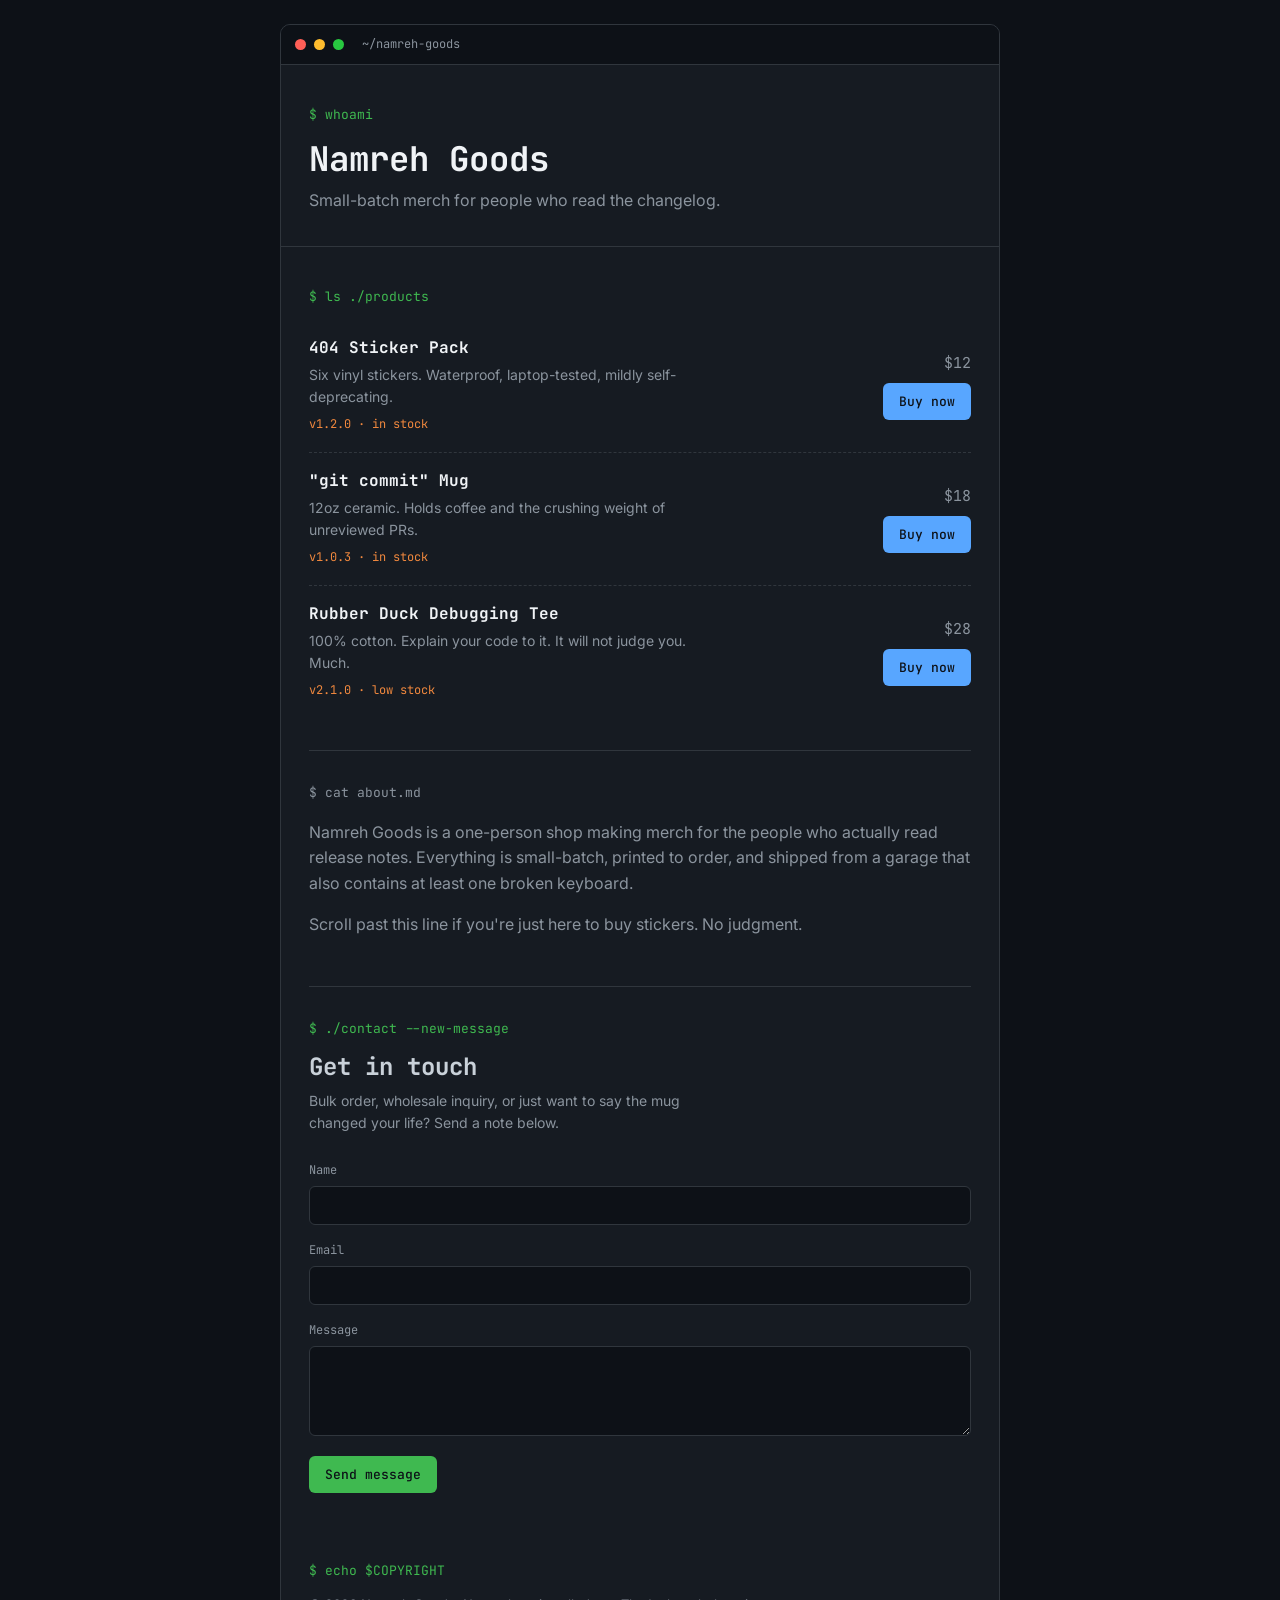
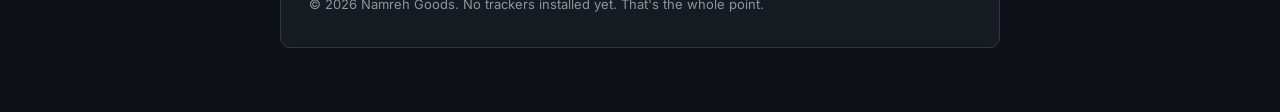
<file: index.html>
<!DOCTYPE html>
<html lang="en">

<head>
  <!-- Google Tag Manager -->
  <script>(function (w, d, s, l, i) {
      w[l] = w[l] || []; w[l].push({
        'gtm.start':
          new Date().getTime(), event: 'gtm.js'
      }); var f = d.getElementsByTagName(s)[0],
        j = d.createElement(s), dl = l != 'dataLayer' ? '&l=' + l : ''; j.async = true; j.src =
          'https://www.googletagmanager.com/gtm.js?id=' + i + dl; f.parentNode.insertBefore(j, f);
    })(window, document, 'script', 'dataLayer', 'GTM-K3KT2F77');</script>
  <!-- End Google Tag Manager -->
  <meta charset="UTF-8">
  <meta name="viewport" content="width=device-width, initial-scale=1.0">
  <title>Namreh Goods — merch for people who read the changelog</title>
  <meta name="description" content="Small-batch dev merch. Stickers, mugs, and tees for people who read the changelog.">
  <link rel="preconnect" href="https://fonts.googleapis.com">
  <link rel="preconnect" href="https://fonts.gstatic.com" crossorigin>
  <link
    href="https://fonts.googleapis.com/css2?family=JetBrains+Mono:wght@400;500;700&family=Inter:wght@400;500&display=swap"
    rel="stylesheet">
  <link rel="stylesheet" href="style.css">
</head>

<body>
  <!-- Google Tag Manager (noscript) -->
  <noscript><iframe src="https://www.googletagmanager.com/ns.html?id=GTM-K3KT2F77" height="0" width="0"
      style="display:none;visibility:hidden"></iframe></noscript>
  <!-- End Google Tag Manager (noscript) -->
  <div class="window">
    <div class="titlebar">
      <span class="dot dot-red"></span>
      <span class="dot dot-yellow"></span>
      <span class="dot dot-green"></span>
      <span class="titlebar-path">~/namreh-goods</span>
    </div>

    <header class="hero">
      <p class="prompt">$ whoami</p>
      <h1>Namreh Goods</h1>
      <p class="tagline">Small-batch merch for people who read the changelog.</p>
    </header>

    <main>
      <section class="catalog" id="shop">
        <p class="prompt">$ ls ./products</p>

        <div class="product" data-product="sticker-pack">
          <div class="product-info">
            <h2>404 Sticker Pack</h2>
            <p class="product-desc">Six vinyl stickers. Waterproof, laptop-tested, mildly self-deprecating.</p>
            <p class="product-meta">v1.2.0 &middot; in stock</p>
          </div>
          <div class="product-action">
            <span class="price">$12</span>
            <button class="buy-btn" data-product-name="404 Sticker Pack" data-product-price="12">Buy now</button>
          </div>
        </div>

        <div class="product" data-product="commit-mug">
          <div class="product-info">
            <h2>"git commit" Mug</h2>
            <p class="product-desc">12oz ceramic. Holds coffee and the crushing weight of unreviewed PRs.</p>
            <p class="product-meta">v1.0.3 &middot; in stock</p>
          </div>
          <div class="product-action">
            <span class="price">$18</span>
            <button class="buy-btn" data-product-name="git commit Mug" data-product-price="18">Buy now</button>
          </div>
        </div>

        <div class="product" data-product="rubber-duck-tee">
          <div class="product-info">
            <h2>Rubber Duck Debugging Tee</h2>
            <p class="product-desc">100% cotton. Explain your code to it. It will not judge you. Much.</p>
            <p class="product-meta">v2.1.0 &middot; low stock</p>
          </div>
          <div class="product-action">
            <span class="price">$28</span>
            <button class="buy-btn" data-product-name="Rubber Duck Debugging Tee" data-product-price="28">Buy
              now</button>
          </div>
        </div>
      </section>

      <section class="about" id="about">
        <p class="prompt">$ cat about.md</p>
        <p>Namreh Goods is a one-person shop making merch for the people who actually
          read release notes. Everything is small-batch, printed to order, and shipped
          from a garage that also contains at least one broken keyboard.</p>
        <p>Scroll past this line if you're just here to buy stickers. No judgment.</p>
      </section>

      <section class="contact" id="contact">
        <p class="prompt">$ ./contact --new-message</p>
        <h2>Get in touch</h2>
        <p class="product-desc">
          Bulk order, wholesale inquiry, or just want to say the mug changed your life?
          Send a note below.
        </p>
        <form id="contact-form" class="contact-form" action="mailto:hello@namreh.net" method="POST"
          enctype="text/plain">
          <label for="name">Name</label>
          <input type="text" id="name" name="name" required>

          <label for="email">Email</label>
          <input type="email" id="email" name="email" required>

          <label for="message">Message</label>
          <textarea id="message" name="message" rows="4" required></textarea>

          <button type="submit" class="submit-btn">Send message</button>
        </form>
      </section>
    </main>

    <footer>
      <p class="prompt">$ echo $COPYRIGHT</p>
      <p>&copy; 2026 Namreh Goods. No trackers installed yet. That's the whole point.</p>
    </footer>
  </div>

  <script src="script.js"></script>
</body>

</html>
</file>
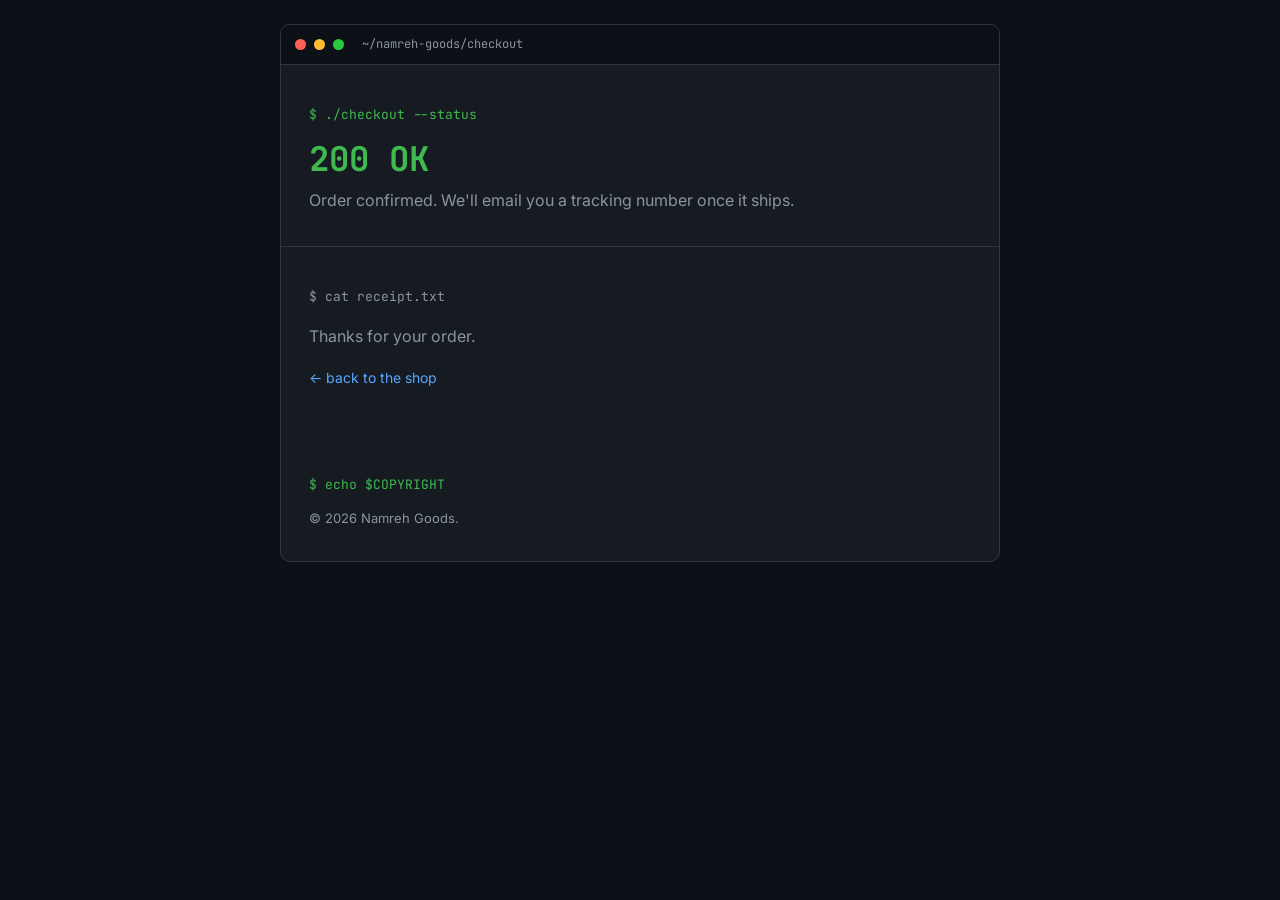
<file: thank-you.html>
<!DOCTYPE html>
<html lang="en">

<head>
  <!-- Google Tag Manager -->
  <script>(function (w, d, s, l, i) {
      w[l] = w[l] || []; w[l].push({
        'gtm.start':
          new Date().getTime(), event: 'gtm.js'
      }); var f = d.getElementsByTagName(s)[0],
        j = d.createElement(s), dl = l != 'dataLayer' ? '&l=' + l : ''; j.async = true; j.src =
          'https://www.googletagmanager.com/gtm.js?id=' + i + dl; f.parentNode.insertBefore(j, f);
    })(window, document, 'script', 'dataLayer', 'GTM-K3KT2F77');</script>
  <!-- End Google Tag Manager -->
  <meta charset="UTF-8">
  <meta name="viewport" content="width=device-width, initial-scale=1.0">
  <title>Order confirmed — Namreh Goods</title>
  <link rel="preconnect" href="https://fonts.googleapis.com">
  <link rel="preconnect" href="https://fonts.gstatic.com" crossorigin>
  <link
    href="https://fonts.googleapis.com/css2?family=JetBrains+Mono:wght@400;500;700&family=Inter:wght@400;500&display=swap"
    rel="stylesheet">
  <link rel="stylesheet" href="style.css">
</head>

<body>
  <!-- Google Tag Manager (noscript) -->
  <noscript><iframe src="https://www.googletagmanager.com/ns.html?id=GTM-K3KT2F77" height="0" width="0"
      style="display:none;visibility:hidden"></iframe></noscript>
  <!-- End Google Tag Manager (noscript) -->
  <div class="window">
    <div class="titlebar">
      <span class="dot dot-red"></span>
      <span class="dot dot-yellow"></span>
      <span class="dot dot-green"></span>
      <span class="titlebar-path">~/namreh-goods/checkout</span>
    </div>

    <header class="hero hero-confirm">
      <p class="prompt">$ ./checkout --status</p>
      <h1>200 OK</h1>
      <p class="tagline" id="confirm-message">
        Order confirmed. We'll email you a tracking number once it ships.
      </p>
    </header>

    <main>
      <section class="about">
        <p class="prompt">$ cat receipt.txt</p>
        <p id="order-summary">
          <!--
          STAGE 1 (Google Tag): fire a manual gtag('event', 'conversion', {...}) here.
          STAGE 5 (ECW): populate a hashed email/name here as user-provided data.
          Order details (name/price) arrive via the URL query string — see script.js.
        -->
          Thanks for your order.
        </p>
        <p><a href="index.html" class="text-link">&larr; back to the shop</a></p>
      </section>
    </main>

    <footer>
      <p class="prompt">$ echo $COPYRIGHT</p>
      <p>&copy; 2026 Namreh Goods.</p>
    </footer>
  </div>

  <script src="script.js"></script>
</body>

</html>
</file>
<file: style.css>
:root {
  --bg: #0D1117;
  --surface: #161B22;
  --border: #30363D;
  --text: #C9D1D9;
  --text-dim: #8B949E;
  --blue: #58A6FF;
  --green: #3FB950;
  --orange: #F0883E;
}

* { box-sizing: border-box; }

html { -webkit-text-size-adjust: 100%; }

body {
  margin: 0;
  background: var(--bg);
  color: var(--text);
  font-family: 'Inter', -apple-system, BlinkMacSystemFont, sans-serif;
  line-height: 1.6;
  padding: 24px 16px 64px;
}

.window {
  max-width: 720px;
  margin: 0 auto;
  border: 1px solid var(--border);
  border-radius: 10px;
  overflow: hidden;
  background: var(--surface);
}

.titlebar {
  display: flex;
  align-items: center;
  gap: 8px;
  padding: 10px 14px;
  background: #0D1117;
  border-bottom: 1px solid var(--border);
}

.dot {
  width: 11px;
  height: 11px;
  border-radius: 50%;
  display: inline-block;
}
.dot-red { background: #FF5F57; }
.dot-yellow { background: #FEBC2E; }
.dot-green { background: #28C840; }

.titlebar-path {
  margin-left: 10px;
  font-family: 'JetBrains Mono', monospace;
  font-size: 12px;
  color: var(--text-dim);
}

.prompt {
  font-family: 'JetBrains Mono', monospace;
  font-size: 13px;
  color: var(--green);
  margin: 0 0 12px;
}

h1, h2 {
  font-family: 'JetBrains Mono', monospace;
  font-weight: 700;
  margin: 0 0 8px;
  line-height: 1.25;
}

.hero {
  padding: 40px 28px 32px;
  border-bottom: 1px solid var(--border);
}

.hero h1 { font-size: 34px; color: #F0F3F6; }

.hero-confirm h1 { color: var(--green); }

.tagline {
  color: var(--text-dim);
  font-size: 16px;
  margin: 0;
}

main { padding: 8px 28px 12px; }

section { padding: 32px 0; border-bottom: 1px solid var(--border); }
section:last-child { border-bottom: none; }

.product {
  display: flex;
  justify-content: space-between;
  align-items: center;
  gap: 16px;
  padding: 18px 0;
  border-bottom: 1px dashed var(--border);
}
.product:last-child { border-bottom: none; }

.product-info h2 {
  font-size: 16px;
  color: #F0F3F6;
  margin-bottom: 6px;
}

.product-desc {
  color: var(--text-dim);
  font-size: 14px;
  margin: 0 0 6px;
  max-width: 46ch;
}

.product-meta {
  font-family: 'JetBrains Mono', monospace;
  font-size: 12px;
  color: var(--orange);
  margin: 0;
}

.product-action {
  display: flex;
  flex-direction: column;
  align-items: flex-end;
  gap: 8px;
  flex-shrink: 0;
}

.price {
  font-family: 'JetBrains Mono', monospace;
  font-size: 15px;
  color: var(--text-dim);
}

.buy-btn, .submit-btn {
  font-family: 'JetBrains Mono', monospace;
  font-size: 13px;
  font-weight: 500;
  color: #0D1117;
  background: var(--blue);
  border: none;
  border-radius: 6px;
  padding: 10px 16px;
  cursor: pointer;
  transition: filter 0.15s ease;
}

.buy-btn:hover, .submit-btn:hover { filter: brightness(1.1); }
.buy-btn:active, .submit-btn:active { filter: brightness(0.9); }

.about p { color: var(--text-dim); }

.contact-form {
  display: flex;
  flex-direction: column;
  gap: 6px;
  margin-top: 16px;
}

.contact-form label {
  font-family: 'JetBrains Mono', monospace;
  font-size: 12px;
  color: var(--text-dim);
  margin-top: 10px;
}

.contact-form input,
.contact-form textarea {
  background: #0D1117;
  border: 1px solid var(--border);
  border-radius: 6px;
  color: var(--text);
  font-family: 'Inter', sans-serif;
  font-size: 14px;
  padding: 10px 12px;
  resize: vertical;
}

.contact-form input:focus,
.contact-form textarea:focus {
  outline: 2px solid var(--blue);
  outline-offset: 1px;
}

.submit-btn {
  align-self: flex-start;
  margin-top: 14px;
  background: var(--green);
}

.text-link {
  color: var(--blue);
  text-decoration: none;
  font-size: 14px;
}
.text-link:hover { text-decoration: underline; }

footer {
  padding: 24px 28px 32px;
}

footer p:last-child {
  color: var(--text-dim);
  font-size: 13px;
  margin: 0;
}

@media (max-width: 480px) {
  .hero { padding: 32px 20px 24px; }
  main { padding: 4px 20px 8px; }
  .hero h1 { font-size: 28px; }
  .product { flex-direction: column; align-items: flex-start; }
  .product-action { flex-direction: row; align-items: center; width: 100%; justify-content: space-between; }
}

@media (prefers-reduced-motion: reduce) {
  * { transition: none !important; }
}
</file>
